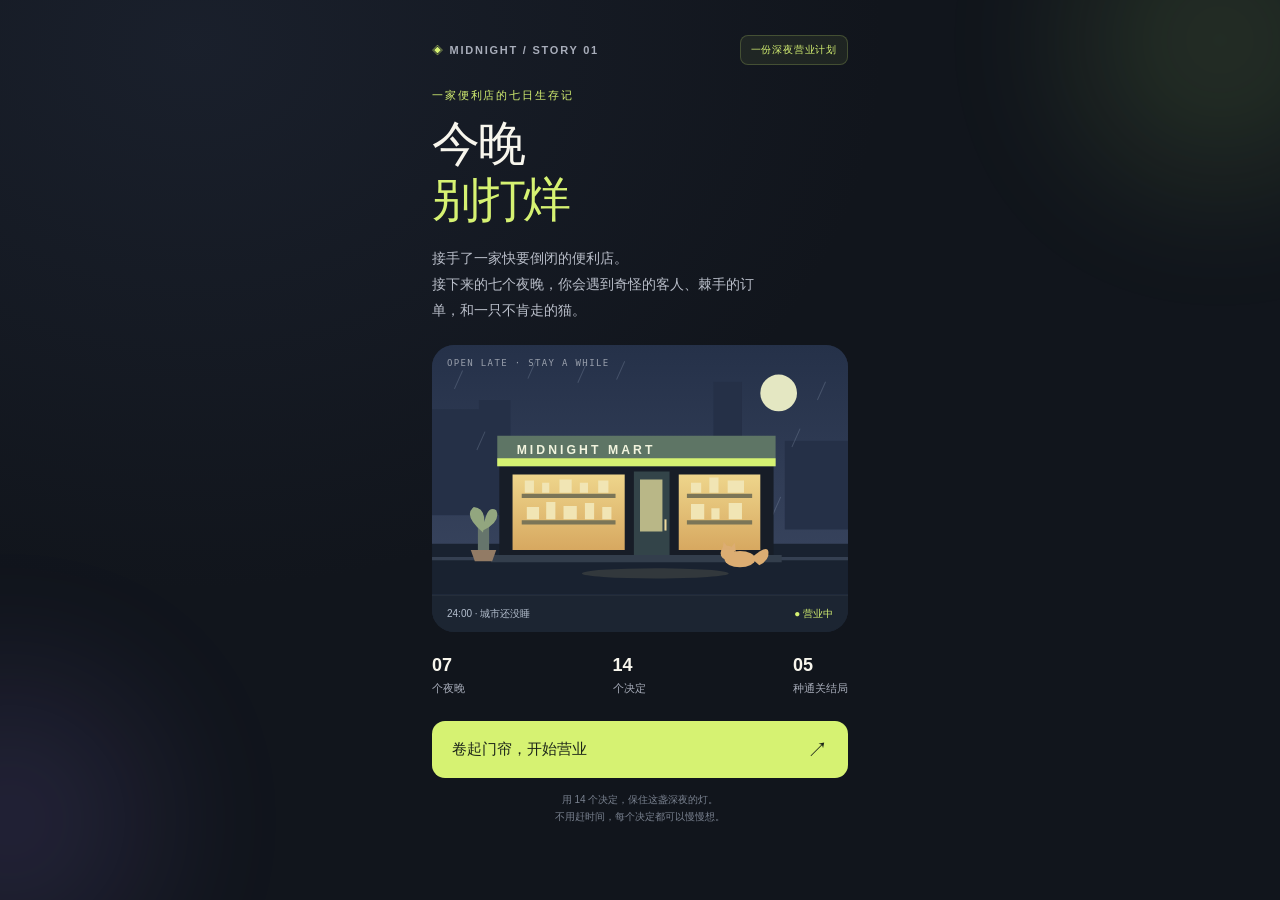
<file: index.html>
<!doctype html>
<html lang="zh-CN">
<head>
  <meta charset="utf-8">
  <meta name="viewport" content="width=device-width, initial-scale=1, viewport-fit=cover">
  <meta name="theme-color" content="#181c23">
  <title>今晚别打烊 · 午夜便利店</title>
  <link rel="stylesheet" href="storykit.css">
</head>
<body>
  <div class="ambient ambient-one"></div><div class="ambient ambient-two"></div>
  <main id="app"></main>
  <script src="game-config.js"></script>
  <script src="storykit.js"></script>
</body>
</html>
</file>
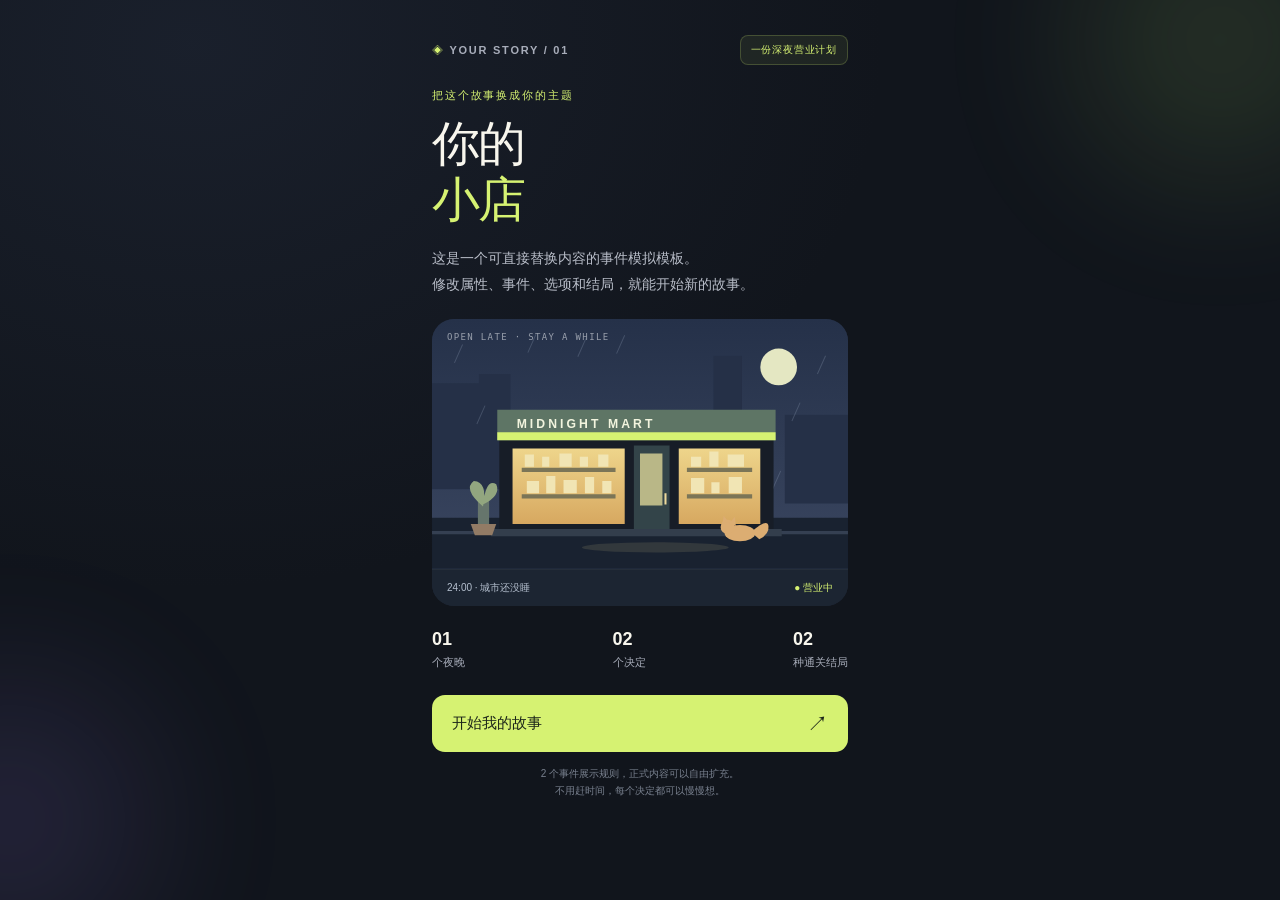
<file: template/index.html>
<!doctype html>
<html lang="zh-CN"><head><meta charset="utf-8"><meta name="viewport" content="width=device-width, initial-scale=1"><title>StoryKit 模板</title><link rel="stylesheet" href="../storykit.css"></head><body><div class="ambient ambient-one"></div><div class="ambient ambient-two"></div><main id="app"></main><script src="config.js"></script><script src="../storykit.js"></script></body></html>
</file>
<file: storykit.css>
:root{font-family:Inter,"PingFang SC","Microsoft YaHei",sans-serif;color:#f8f6ed;background:#11151c;font-synthesis:none;--accent:#d6f272;--paper:#f8f6ed;--muted:#a8adba;--surface:#202630;--line:#363e49}*{box-sizing:border-box}body{margin:0;min-height:100svh;background:radial-gradient(ellipse at 15% 5%,#2b354b55,transparent 45%),#11151c}button{font:inherit;cursor:pointer;border:0;-webkit-tap-highlight-color:transparent}button:focus-visible{outline:3px solid #c6b5ff;outline-offset:4px}.ambient{position:fixed;pointer-events:none;width:280px;height:280px;border-radius:50%;filter:blur(80px);opacity:.13}.ambient-one{top:-100px;right:-80px;background:#b7f06f}.ambient-two{bottom:-60px;left:-130px;background:#a587ff}#app{position:relative;max-width:460px;min-height:100svh;margin:auto;padding:24px 22px 28px}.topbar{display:flex;align-items:center;justify-content:space-between;gap:12px;margin-bottom:23px}.brand{font-size:11px;font-weight:800;letter-spacing:.16em;color:var(--muted)}.brand span{color:var(--accent)}.tag{padding:7px 10px;background:#d6f27212;border:1px solid #d6f27233;border-radius:8px;color:var(--accent);font-size:10px;letter-spacing:.08em}.eyebrow{margin:6px 0 13px;color:var(--accent);font-size:11px;letter-spacing:.17em}.hero-title{font-size:clamp(38px,10vw,48px);line-height:1.17;letter-spacing:-.05em;margin:0;font-weight:900}.hero-title em{color:var(--accent);font-style:normal}.intro{font-size:14px;color:#b8bdc8;line-height:1.85;margin:18px 0 20px;max-width:340px}.store-art{border-radius:22px;overflow:hidden;background:#202a3c;position:relative;margin:21px 0}.store-art svg{display:block;width:100%;height:auto}.art-label{position:absolute;left:15px;top:13px;font-family:monospace;font-size:9px;letter-spacing:.15em;color:#e4e8ec99}.ticker{display:flex;justify-content:space-between;gap:10px;padding:11px 15px;border-top:1px solid #ffffff0a;background:#1c2532;font-size:10px;color:#b4bfce}.ticker b{color:var(--accent);font-weight:500}.features{display:flex;justify-content:space-between;margin:23px 0 25px;font-size:11px;color:var(--muted)}.features b{display:block;color:var(--paper);font-size:18px;font-weight:650;margin-bottom:5px}.primary{width:100%;padding:18px 20px;border-radius:13px;background:var(--accent);color:#1c2519;text-align:left;font-weight:800;font-size:15px;display:flex;justify-content:space-between;align-items:center;transition:transform .15s,background .15s}.primary:hover{background:#e1ff7b;transform:translateY(-1px)}.primary span{font-size:21px;line-height:1}.fine{font-size:10px;color:#79818f;line-height:1.7;text-align:center;margin:13px 0 0}.dayline{display:flex;align-items:flex-end;justify-content:space-between;margin:4px 0 15px}.dayline h1{font-size:29px;margin:0;letter-spacing:-.04em}.dayline h1 small{font-size:14px;font-weight:400;color:var(--muted);letter-spacing:0;margin-left:6px}.dayline .clock{font-family:monospace;font-size:12px;color:var(--accent);padding-bottom:4px}.progress{height:3px;display:flex;gap:4px;margin-bottom:21px}.progress span{height:3px;background:#353d47;flex:1;border-radius:8px}.progress span.done{background:var(--accent)}.stats{display:grid;grid-template-columns:repeat(3,1fr);gap:9px;margin:15px 0 21px}.stat{padding:12px 11px;background:#1e2530;border:1px solid #303845;border-radius:12px}.stat-top{font-size:10px;color:#adb4c1;display:flex;align-items:center;justify-content:space-between}.stat-icon{font-size:12px;color:var(--accent)}.stat-value{font-family:monospace;font-size:25px;letter-spacing:-.05em;margin:7px 0}.stat-value small{font-size:10px;color:#7f899a;letter-spacing:0;margin-left:3px}.stat-track{height:3px;background:#39414d;border-radius:5px}.stat-track i{display:block;height:3px;background:var(--accent);border-radius:5px;transition:width .4s}.stat.low .stat-track i{background:#ffac92}.event-card{background:var(--paper);color:#252b35;border-radius:19px;overflow:hidden;animation:arrive .3s ease-out}.scene{height:104px;background:#dfe4d5;display:flex;justify-content:space-between;align-items:center;padding:20px 25px;position:relative;overflow:hidden}.scene:after{content:"";position:absolute;width:125px;height:125px;border:22px solid #272e3920;border-radius:50%;right:22px;top:-20px}.scene-label{font-size:9px;font-family:monospace;letter-spacing:.16em;position:relative;z-index:1}.scene-icon{font-size:57px;line-height:1;position:relative;z-index:1;filter:drop-shadow(0 5px 0 #0000000b)}.event-body{padding:22px}.event-category{font-size:10px;color:#7a816d;letter-spacing:.1em;margin:0 0 9px}.event-title{font-size:23px;margin:0 0 13px;line-height:1.35;letter-spacing:-.04em}.event-description{font-size:13px;line-height:1.9;margin:0;color:#626772;white-space:pre-line}.choices{display:grid;gap:9px;margin:17px 0}.choice{display:flex;gap:13px;align-items:center;text-align:left;width:100%;padding:15px 14px;background:#202833;color:var(--paper);border:1px solid #35404e;border-radius:13px;transition:background .15s,border-color .15s,transform .15s}.choice:hover{border-color:#d6f27299;background:#2a3340;transform:translateX(2px)}.choice-letter{height:26px;min-width:26px;display:grid;place-items:center;border:1px solid #465364;border-radius:7px;color:var(--accent);font-family:monospace;font-size:11px}.choice-main{flex:1}.choice-label{font-size:13px;font-weight:650;line-height:1.6}.choice-preview{font-size:10px;color:#8d99ab;margin-top:4px;line-height:1.6}.choice-arrow{color:#778397}.utility{display:flex;justify-content:space-between;align-items:center;margin:21px 0;color:#6e7b8f;font-size:10px}.text-button{background:transparent;color:#94a0b2;font-size:10px;padding:0}.outcome{padding:23px;background:#f3f1e9;border-radius:18px;color:#252b35;margin-top:19px;animation:arrive .25s ease-out}.outcome-icon{width:38px;height:38px;border-radius:12px;background:#e1e9c7;display:grid;place-items:center;margin-bottom:13px;font-size:19px}.outcome h2{font-size:20px;margin:0 0 10px}.outcome p{font-size:13px;color:#626772;line-height:1.85;margin:0}.deltas{display:flex;gap:8px;flex-wrap:wrap;margin-top:17px}.delta{font-family:monospace;font-size:11px;border-radius:6px;padding:6px 9px;background:#e1ead1;color:#465f28}.delta.negative{background:#f2dfd7;color:#9c5847}.receipt{background:var(--paper);color:#252b35;border-radius:18px;margin:24px 0;overflow:hidden;animation:arrive .35s}.receipt-head{text-align:center;padding:29px 22px 22px;background:#dfe7d0;position:relative}.ending-icon{font-size:49px;margin-bottom:13px}.receipt-head .eyebrow{color:#647349;font-size:9px;margin:0 0 9px}.receipt-head h1{font-size:28px;letter-spacing:-.04em;margin:0}.receipt-head .subtitle{font-size:11px;color:#697359;margin:10px 0 0}.receipt-body{padding:24px 23px}.receipt-body>p{font-size:13px;line-height:1.9;color:#626772;margin:0 0 20px}.receipt-rule{border-top:1px dashed #c8c9bf;margin:20px 0}.receipt-row{display:flex;justify-content:space-between;font-size:12px;color:#6d727a;margin:13px 0}.receipt-row strong{font-family:monospace;color:#252b35}.receipt-row.total{font-weight:800;color:#252b35;font-size:14px}.stamp{display:inline-block;border:1px solid #71834e;color:#71834e;font-size:10px;letter-spacing:.15em;transform:rotate(-6deg);padding:6px 10px;border-radius:4px}.receipt-footer{display:flex;justify-content:space-between;align-items:center}.ticket-number{font-family:monospace;font-size:9px;color:#94988f}.secondary{width:100%;padding:14px;background:transparent;color:#a7b2c2;border:1px solid #394554;border-radius:12px;font-size:12px;margin-top:10px}.notebook{background:#1d2530;border-radius:12px;padding:15px 18px;margin-top:15px}.notebook h3{font-size:11px;color:#c9d4b6;font-weight:500;margin:0 0 10px}.notebook ul{margin:0;padding-left:15px;font-size:11px;color:#92a0b3;line-height:1.9}.toast{position:fixed;bottom:28px;left:50%;transform:translateX(-50%);background:#e4f6b7;color:#21301c;border-radius:10px;padding:12px 17px;font-size:12px;z-index:5;white-space:nowrap;box-shadow:0 8px 25px #0006;animation:arrive .2s}@keyframes arrive{from{opacity:0;transform:translateY(7px)}to{opacity:1;transform:translateY(0)}}@media(min-width:600px){#app{padding-top:35px;padding-bottom:45px}.hero-title{font-size:48px}}@media(max-width:360px){#app{padding:18px 16px}.hero-title{font-size:37px}.event-body{padding:19px}.choice{padding:12px}.stat{padding:10px 8px}.event-title{font-size:21px}}@media(prefers-reduced-motion:reduce){*,*:before,*:after{animation:none!important;transition:none!important}}
@media(max-width:599px){.text-button{min-width:44px;min-height:44px}}
</file>
